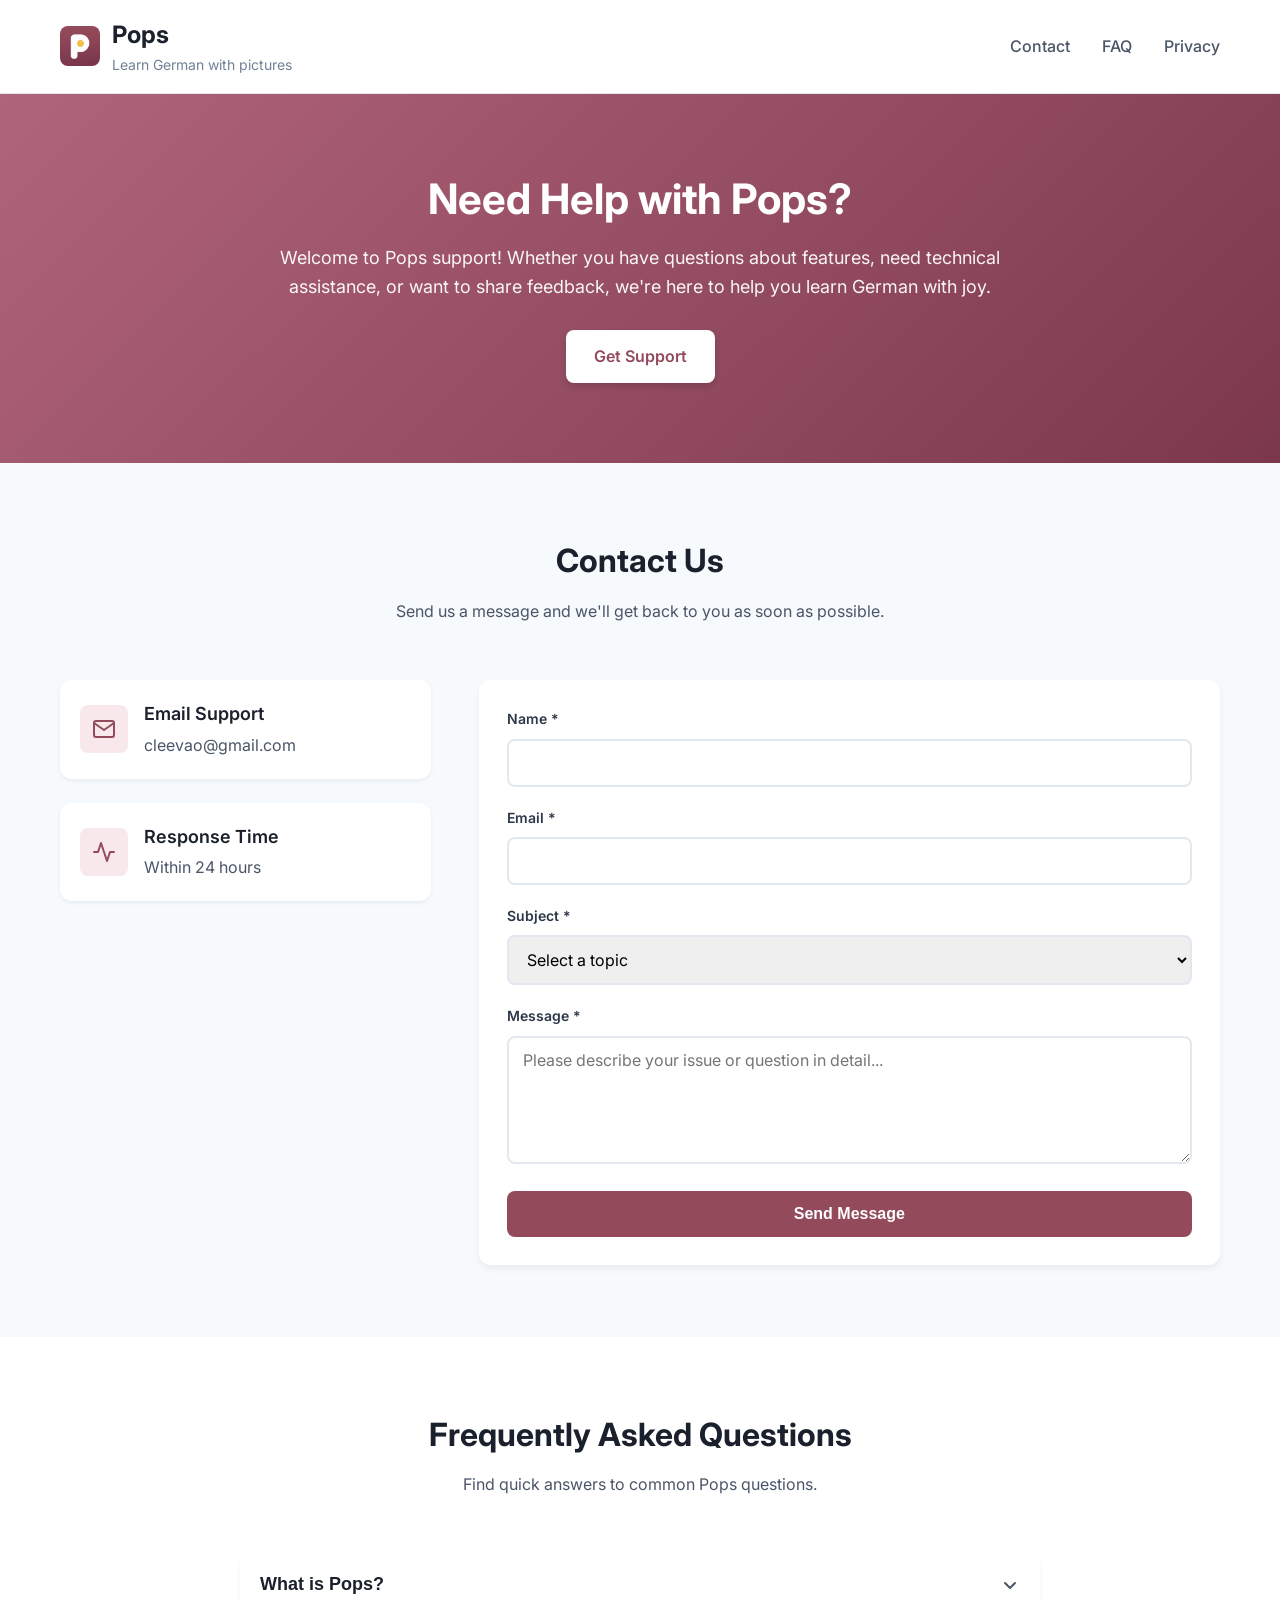
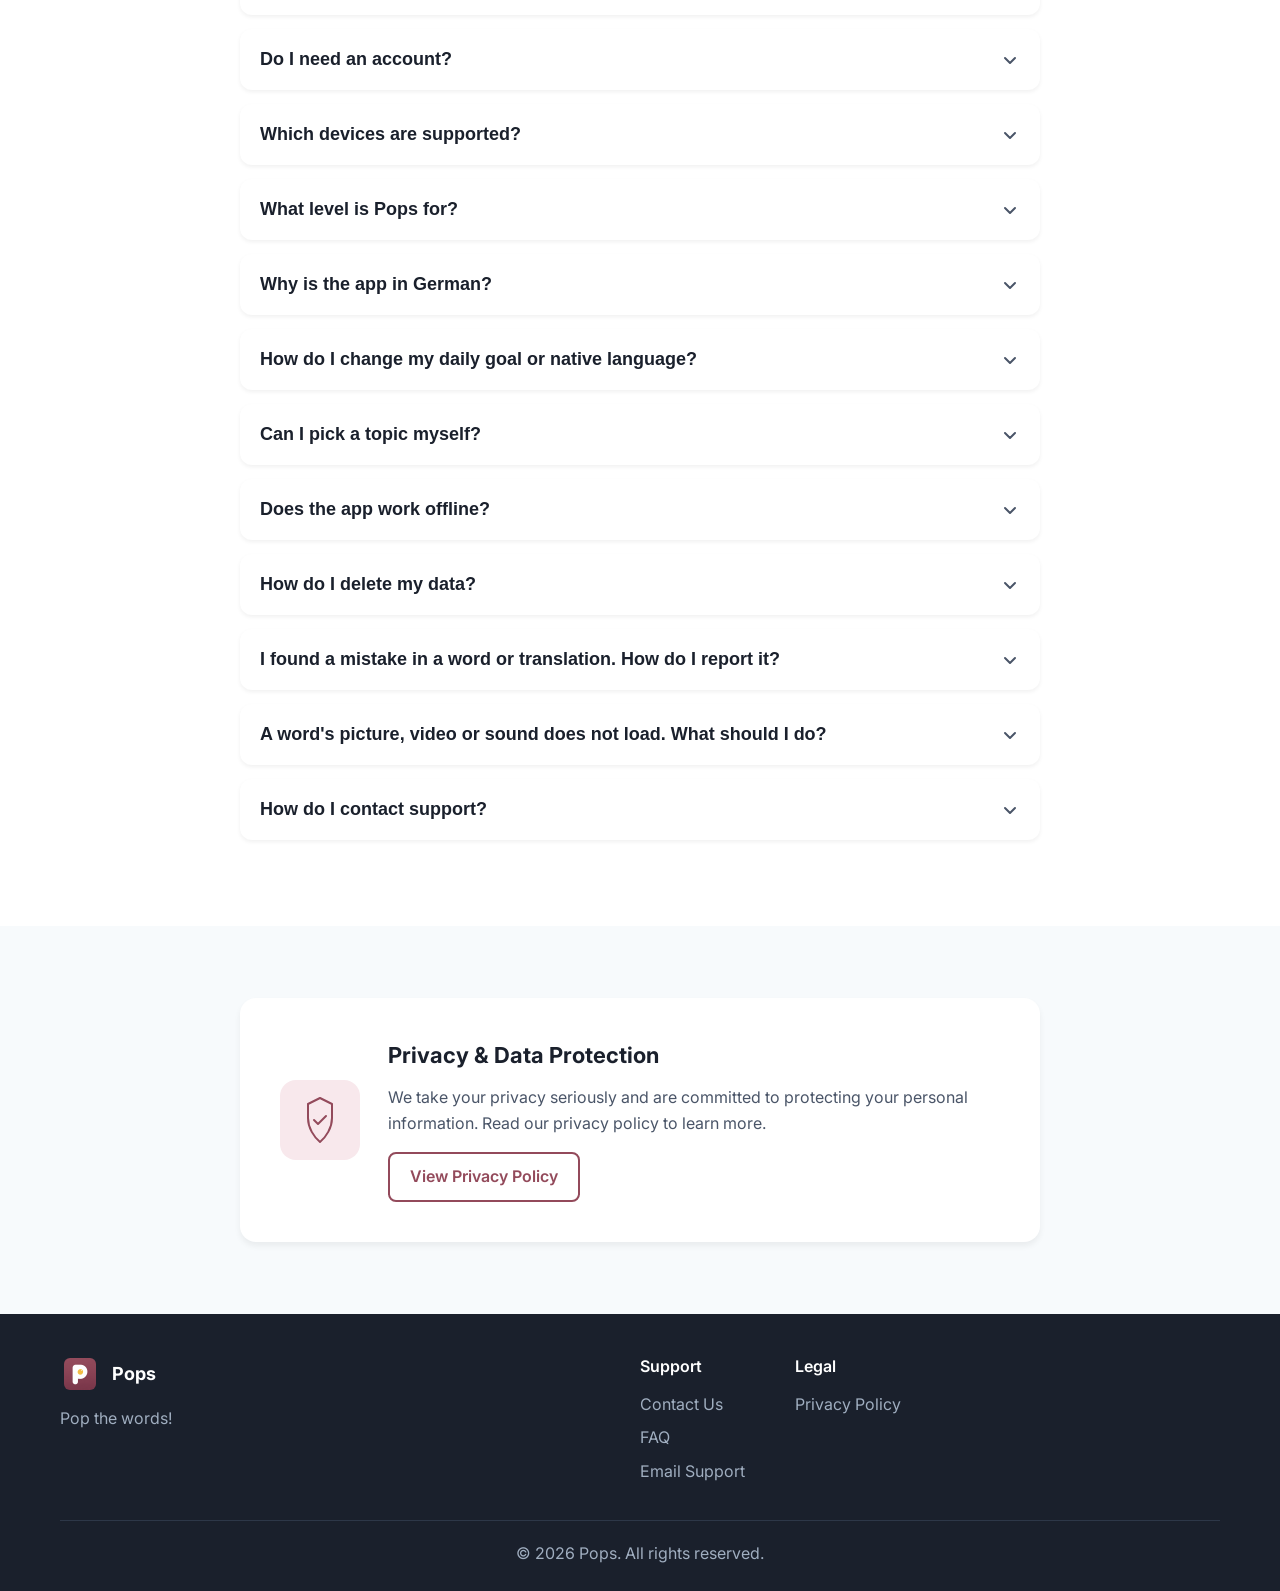
<file: index.html>
<!DOCTYPE html>
<html lang="en">
  <head>
    <meta charset="UTF-8" />
    <meta name="viewport" content="width=device-width, initial-scale=1.0" />
    <title>Pops Support</title>
    <link rel="stylesheet" href="styles.css" />
    <link href="https://fonts.googleapis.com/css2?family=Inter:wght@400;500;600;700&display=swap" rel="stylesheet" />
  </head>
  <body>
    <!-- Header -->
    <header class="header">
      <div class="container">
        <div class="header-content">
          <div class="logo-section">
            <div class="logo-placeholder">
              <img src="assets/Icon.png" alt="Pops Logo" width="40" height="40" style="border-radius: 8px" />
            </div>
            <div class="app-info">
              <h1 class="app-name">Pops</h1>
              <p class="app-subtitle">Learn German with pictures</p>
            </div>
          </div>
          <nav class="nav">
            <a href="#contact" class="nav-link">Contact</a>
            <a href="#faq" class="nav-link">FAQ</a>
            <a href="#privacy" class="nav-link">Privacy</a>
          </nav>
        </div>
      </div>
    </header>

    <!-- Main Content -->
    <main class="main">
      <!-- Hero Section -->
      <section class="hero">
        <div class="container">
          <div class="hero-content">
            <h2 class="hero-title">Need Help with Pops?</h2>
            <p class="hero-description">
              Welcome to Pops support! Whether you have questions about features,
              need technical assistance, or want to share feedback, we're here to help
              you learn German with joy.
            </p>
            <a href="#contact" class="cta-button">Get Support</a>
          </div>
        </div>
      </section>

      <!-- Contact Section -->
      <section id="contact" class="contact-section">
        <div class="container">
          <div class="section-header">
            <h3 class="section-title">Contact Us</h3>
            <p class="section-description">Send us a message and we'll get back to you as soon as possible.</p>
          </div>

          <div class="contact-content">
            <div class="contact-methods">
              <div class="contact-method">
                <div class="contact-icon">
                  <svg width="24" height="24" viewBox="0 0 24 24" fill="none">
                    <path d="M4 4H20C21.1 4 22 4.9 22 6V18C22 19.1 21.1 20 20 20H4C2.9 20 2 19.1 2 18V6C2 4.9 2.9 4 4 4Z" stroke="currentColor" stroke-width="2" stroke-linecap="round" stroke-linejoin="round"/>
                    <polyline points="22,6 12,13 2,6" stroke="currentColor" stroke-width="2" stroke-linecap="round" stroke-linejoin="round"/>
                  </svg>
                </div>
                <div>
                  <h4>Email Support</h4>
                  <p>cleevao@gmail.com</p>
                </div>
              </div>
              <div class="contact-method">
                <div class="contact-icon">
                  <svg width="24" height="24" viewBox="0 0 24 24" fill="none">
                    <path d="M22 12H18L15 21L9 3L6 12H2" stroke="currentColor" stroke-width="2" stroke-linecap="round" stroke-linejoin="round"/>
                  </svg>
                </div>
                <div>
                  <h4>Response Time</h4>
                  <p>Within 24 hours</p>
                </div>
              </div>
            </div>

            <form class="contact-form" id="contactForm" action="https://api.web3forms.com/submit" method="POST" novalidate>
              <input type="hidden" name="access_key" value="829bad0e-a2cb-4dfb-a0a7-a6daef7ab15f" />
              <input type="hidden" name="subject" value="New Contact Form Submission from Pops Support" />
              <input type="hidden" name="from_name" value="Pops Support Website" />

              <div class="form-group">
                <label for="name">Name *</label>
                <input type="text" id="name" name="name" required />
              </div>

              <div class="form-group">
                <label for="email">Email *</label>
                <input type="email" id="email" name="email" required />
              </div>

              <div class="form-group">
                <label for="topic">Subject *</label>
                <select id="topic" name="topic" required>
                  <option value="">Select a topic</option>
                  <option value="Technical Issue">Technical Issue</option>
                  <option value="Account Problem">Account Problem</option>
                  <option value="Content Mistake">Mistake in a word or translation</option>
                  <option value="Feature Request">Feature Request</option>
                  <option value="General Feedback">General Feedback</option>
                  <option value="Other">Other</option>
                </select>
              </div>

              <div class="form-group">
                <label for="message">Message *</label>
                <textarea id="message" name="message" rows="5" placeholder="Please describe your issue or question in detail..." required></textarea>
              </div>

              <input type="checkbox" name="botcheck" class="hidden" style="display: none" />
              <button type="submit" class="submit-button">Send Message</button>
            </form>
          </div>
        </div>
      </section>

      <!-- FAQ Section -->
      <section id="faq" class="faq-section">
        <div class="container">
          <div class="section-header">
            <h3 class="section-title">Frequently Asked Questions</h3>
            <p class="section-description">Find quick answers to common Pops questions.</p>
          </div>

          <div class="faq-list">
            <div style="text-align: center; padding: 40px; color: #718096">
              <p>Loading FAQ content...</p>
            </div>
          </div>
        </div>
      </section>

      <!-- Privacy Section -->
      <section id="privacy" class="privacy-section">
        <div class="container">
          <div class="privacy-content">
            <div class="privacy-icon">
              <svg width="48" height="48" viewBox="0 0 48 48" fill="none">
                <path d="M24 2L36 8V22C36 32 30 41 24 46C18 41 12 32 12 22V8L24 2Z" stroke="currentColor" stroke-width="2" stroke-linecap="round" stroke-linejoin="round"/>
                <path d="M18 24L22 28L30 20" stroke="currentColor" stroke-width="2" stroke-linecap="round" stroke-linejoin="round"/>
              </svg>
            </div>
            <div class="privacy-text">
              <h3>Privacy & Data Protection</h3>
              <p>
                We take your privacy seriously and are committed to protecting your personal information.
                Read our privacy policy to learn more.
              </p>
              <a href="privacy-policy.html" class="privacy-link">View Privacy Policy</a>
            </div>
          </div>
        </div>
      </section>
    </main>

    <!-- Footer -->
    <footer class="footer">
      <div class="container">
        <div class="footer-content">
          <div class="footer-section">
            <div class="footer-logo">
              <div class="logo-placeholder">
                <img src="assets/Icon.png" alt="Pops Logo" width="32" height="32" style="border-radius: 6px" />
              </div>
              <span>Pops</span>
            </div>
            <p>Pop the words!</p>
          </div>

          <div class="footer-links">
            <div class="footer-column">
              <h4>Support</h4>
              <a href="#contact">Contact Us</a>
              <a href="#faq">FAQ</a>
              <a href="mailto:cleevao@gmail.com">Email Support</a>
            </div>

            <div class="footer-column">
              <h4>Legal</h4>
              <a href="privacy-policy.html">Privacy Policy</a>
            </div>
          </div>
        </div>

        <div class="footer-bottom">
          <p>&copy; 2026 Pops. All rights reserved.</p>
        </div>
      </div>
    </footer>

    <script src="script.js"></script>
    <script src="faq-loader.js"></script>
  </body>
</html>
</file>
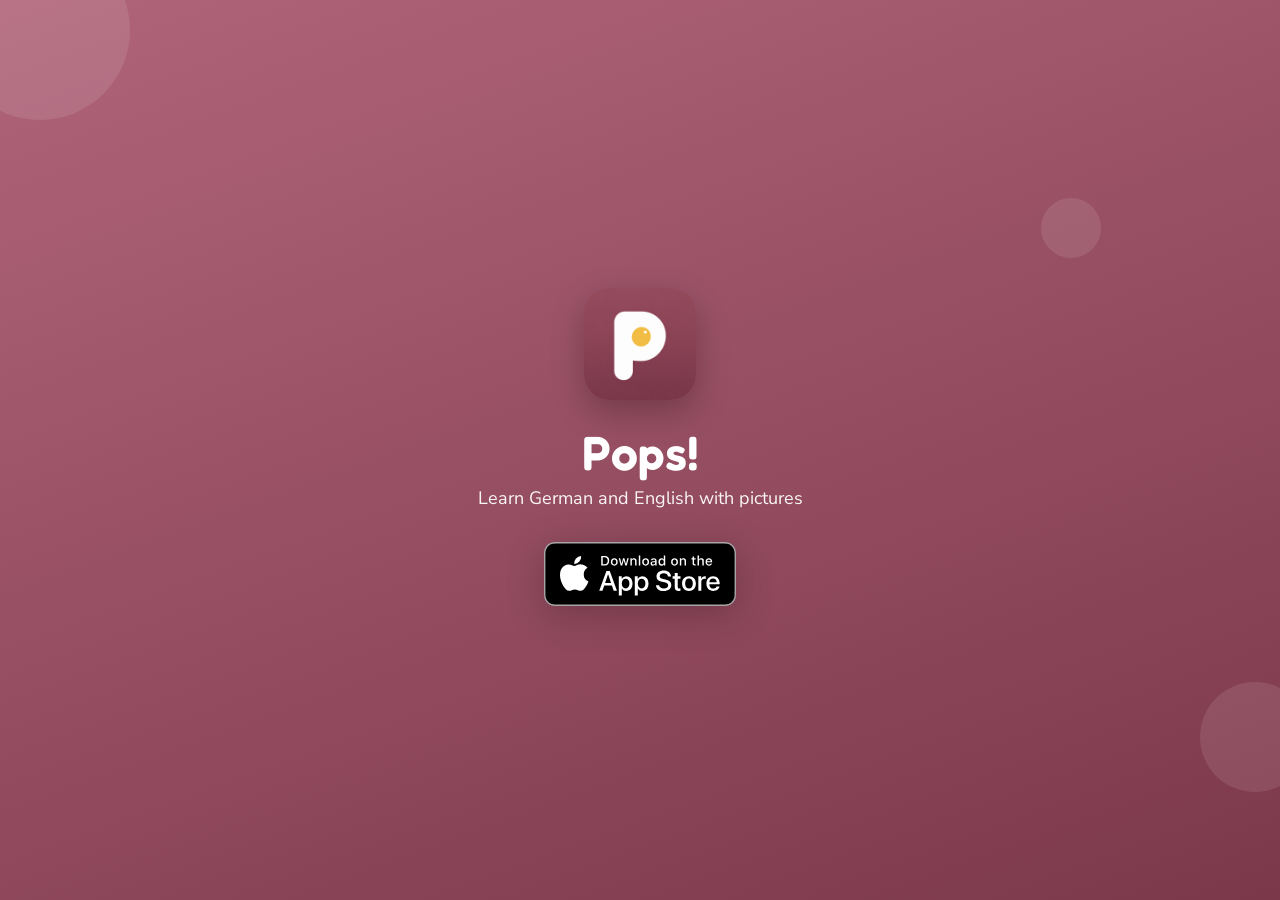
<file: app/index.html>
<!DOCTYPE html>
<html lang="en">
  <head>
    <meta charset="UTF-8" />
    <meta name="viewport" content="width=device-width, initial-scale=1.0, viewport-fit=cover" />
    <title>Pops – Download</title>
    <meta name="description" content="Pops: learn German and English with pictures. Download on the App Store." />
    <meta name="apple-itunes-app" content="app-id=6819862034" />
    <meta property="og:title" content="Pops: English & German" />
    <meta property="og:description" content="Learn German and English with pictures." />
    <meta property="og:image" content="https://cleevao.github.io/pops-support/assets/Icon.png" />
    <meta property="og:url" content="https://cleevao.github.io/pops-support/app/" />
    <meta name="theme-color" content="#934a5b" />
    <link rel="icon" href="../assets/Icon.png" />
    <link rel="apple-touch-icon" href="../assets/Icon.png" />
    <link rel="preconnect" href="https://fonts.googleapis.com" />
    <link rel="preconnect" href="https://fonts.gstatic.com" crossorigin />
    <link href="https://fonts.googleapis.com/css2?family=Fredoka:wght@600&family=Nunito+Sans:wght@400;700&display=swap" rel="stylesheet" />
    <style>
      :root {
        --rose: #b0647a;
        --rose-deep: #7c384b;
        --ink: #2a1a20;
        --white: #ffffff;
      }
      * { margin: 0; padding: 0; box-sizing: border-box; }
      html, body { height: 100%; }
      body {
        font-family: "Nunito Sans", -apple-system, BlinkMacSystemFont, "Segoe UI", Helvetica, Arial, sans-serif;
        color: var(--white);
        background: linear-gradient(160deg, var(--rose) 0%, var(--rose-deep) 100%);
        background-color: var(--rose-deep);
        min-height: 100%;
        display: flex;
        flex-direction: column;
        align-items: center;
        justify-content: center;
        padding: 32px 16px calc(32px + env(safe-area-inset-bottom));
        text-align: center;
        overflow-x: hidden;
      }
      .bubble { position: fixed; border-radius: 50%; background: rgba(255,255,255,.10); pointer-events: none; }
      .b1 { width: 180px; height: 180px; top: -60px; left: -50px; }
      .b2 { width: 110px; height: 110px; bottom: 12%; right: -30px; }
      .b3 { width: 60px; height: 60px; top: 22%; right: 14%; }
      main { position: relative; width: 100%; max-width: 380px; }
      .icon { width: 112px; height: 112px; border-radius: 26px; box-shadow: 0 12px 32px rgba(0,0,0,.25); }
      h1 { font-family: "Fredoka", sans-serif; font-weight: 600; font-size: 48px; line-height: 1; margin: 22px 0 10px; }
      .tagline { font-size: 18px; opacity: .95; margin-bottom: 32px; }
      .store { display: inline-block; border-radius: 14px; transition: transform .15s; -webkit-tap-highlight-color: transparent; }
      .store:active { transform: scale(.96); }
      .store img { display: block; height: 64px; width: auto; filter: drop-shadow(0 8px 18px rgba(0,0,0,.22)); }
      .alt { display: inline-block; margin-top: 16px; color: var(--white); opacity: .85; font-size: 15px; }
      .note {
        margin-top: 28px; padding: 16px 18px; border-radius: 18px;
        background: rgba(255,255,255,.16); font-size: 15px; line-height: 1.45;
      }
      .note strong { font-weight: 700; }
      .hidden { display: none; }
    </style>
  </head>
  <body>
    <div class="bubble b1"></div>
    <div class="bubble b2"></div>
    <div class="bubble b3"></div>

    <main>
      <img class="icon" src="../assets/Icon.png" alt="Pops" width="112" height="112" />
      <h1>Pops!</h1>
      <p class="tagline" id="tagline">Learn German and English with pictures</p>

      <a class="store" id="store" href="https://apps.apple.com/app/id6819862034">
        <img id="badge" src="../assets/badges/app-store-en-us.svg" alt="Download on the App Store" height="64" />
      </a>
      <br /><a class="alt hidden" id="alt" href="https://apps.apple.com/app/id6819862034">Open the App Store page</a>

      <p class="note hidden" id="android"></p>
    </main>

    <script>
      (function () {
        var APP_ID = "6819862034";
        // App Store Connect campaign link: set PT (provider token, App Store Connect →
        // Analytics → Acquisition → Campaigns) to see visits and downloads per campaign there.
        var PT = "";
        var params = new URLSearchParams(location.search);
        var SRC = (params.get("src") || "instagram").replace(/[^a-z0-9_-]/gi, "").slice(0, 40) || "instagram";
        var CAMPAIGN = PT ? "?pt=" + PT + "&ct=" + SRC + "&mt=8" : "";
        var HTTPS = "https://apps.apple.com/app/id" + APP_ID + CAMPAIGN;
        var NATIVE = "itms-apps://apps.apple.com/app/id" + APP_ID + CAMPAIGN;

        // Counting: PostHog's public project key (write-only, made to be public).
        // No cookies, no storage: a random id per page load, no person profiles.
        var PH_KEY = "phc_xmx64T6gJRhp4B3bFgfhVQsqgB6bBWZyZnf2jtSmJ4QK";
        var PH_URL = "https://us.i.posthog.com/i/v0/e/";
        var visitId = "landing-" + Math.random().toString(36).slice(2) + Date.now().toString(36);
        var base = {};

        // The owner's own devices: open the page once with ?owner=1 (per browser: Safari and
        // Instagram's browser each once) and every later visit there carries is_owner: true.
        // ?owner=0 removes the mark.
        var isOwner = false;
        try {
          if (params.get("owner") === "1") localStorage.setItem("pops_owner", "1");
          if (params.get("owner") === "0") localStorage.removeItem("pops_owner");
          isOwner = localStorage.getItem("pops_owner") === "1";
        } catch (e) {}
        function track(event, extra) {
          var props = { $process_person_profile: false, $lib: "pops-landing", $current_url: location.href, $referrer: document.referrer || "$direct" };
          for (var k in base) props[k] = base[k];
          for (var k2 in extra || {}) props[k2] = extra[k2];
          var body = JSON.stringify({ api_key: PH_KEY, event: event, distinct_id: visitId, properties: props });
          try {
            fetch(PH_URL, { method: "POST", body: body, keepalive: true, headers: { "Content-Type": "text/plain" } }).catch(function () {});
          } catch (e) {}
        }

        var T = {
          en: {
            badge: "en-us",
            tagline: "Learn German and English with pictures",
            store: "Download on the App Store",
            alt: "Open the App Store page",
            android: "Pops is <strong>iPhone only</strong> for now."
          },
          tr: {
            badge: "tr-tr",
            tagline: "Resimlerle Almanca ve İngilizce öğren",
            store: "App Store'dan indir",
            alt: "App Store sayfasını aç",
            android: "Pops şimdilik <strong>sadece iPhone</strong>'da."
          },
          de: {
            badge: "de-de",
            tagline: "Deutsch und Englisch lernen mit Bildern",
            store: "Im App Store laden",
            alt: "App-Store-Seite öffnen",
            android: "Pops gibt es vorerst <strong>nur fürs iPhone</strong>."
          }
        };

        var langs = (navigator.languages || [navigator.language || "en"]).map(function (l) { return String(l).slice(0, 2).toLowerCase(); });
        var lang = "en";
        for (var i = 0; i < langs.length; i++) { if (T[langs[i]]) { lang = langs[i]; break; } }
        var t = T[lang];
        document.documentElement.lang = lang;

        var ua = navigator.userAgent || "";
        var isIOS = /iPhone|iPad|iPod/.test(ua) || (/Macintosh/.test(ua) && navigator.maxTouchPoints > 1);
        var isAndroid = /Android/i.test(ua);
        var inApp = /Instagram|FBAN|FBAV|FB_IAB|FBIOS|musical_ly|BytedanceWebview|TikTok|Snapchat|LinkedInApp|Line\//i.test(ua);

        var $ = function (id) { return document.getElementById(id); };
        $("tagline").textContent = t.tagline;
        $("badge").src = "../assets/badges/app-store-" + t.badge + ".svg";
        $("badge").alt = t.store;
        $("alt").textContent = t.alt;
        $("android").innerHTML = t.android;

        var store = $("store");
        store.href = HTTPS;
        $("alt").href = HTTPS;

        var inAppName = /Instagram/i.test(ua) ? "instagram" : /FBAN|FBAV|FB_IAB|FBIOS/i.test(ua) ? "facebook"
          : /musical_ly|BytedanceWebview|TikTok/i.test(ua) ? "tiktok" : inApp ? "other" : "none";
        base = {
          src: SRC,
          is_owner: isOwner,
          device_language: navigator.language || "",
          device_languages: (navigator.languages || []).join(","),
          page_language: lang,
          platform: isIOS ? "ios" : isAndroid ? "android" : "desktop",
          in_app_browser: inAppName,
          screen_width: window.screen && screen.width
        };
        track("landing_view");
        store.addEventListener("click", function () { track("landing_store_tap", { button: "badge" }); });
        $("alt").addEventListener("click", function () { track("landing_store_tap", { button: "link" }); });

        if (isAndroid) {
          $("android").classList.remove("hidden");
          store.classList.add("hidden");
          return;
        }

        if (!isIOS) return; // desktop: plain https link

        // iPhone: the App Store app's own scheme gets past in-app browsers more often than https.
        store.href = NATIVE;
        $("alt").classList.remove("hidden");

        // In an in-app browser (Instagram, Facebook, …) App Store links open the app's own
        // store sheet, which fails ("Cannot Connect to iTunes Store"). So the badge hands the
        // App Store page to Safari instead (x-safari-https, iOS 17+), then Instagram's own
        // "open in external browser" link.
        if (inApp) {
          store.href = "x-safari-" + HTTPS;
          $("alt").classList.add("hidden");
        }

        store.addEventListener("click", function () {
          var method = inApp ? "x-safari" : "itms-apps";
          var left = false;
          var onHide = function () {
            if (!document.hidden || left) return;
            left = true;
            track("landing_store_opened", { method: method });
          };
          document.addEventListener("visibilitychange", onHide);
          window.addEventListener("pagehide", onHide);
          if (/Instagram/i.test(ua)) {
            setTimeout(function () {
              if (left) return;
              method = "instagram-extbrowser";
              location.href = "instagram://extbrowser/?url=" + encodeURIComponent(HTTPS);
            }, 1500);
          }
          setTimeout(function () {
            document.removeEventListener("visibilitychange", onHide);
            window.removeEventListener("pagehide", onHide);
            if (left) return;
            track("landing_store_failed", { method: method });
          }, inApp ? 8000 : 3000);
        });
      })();
    </script>
  </body>
</file>
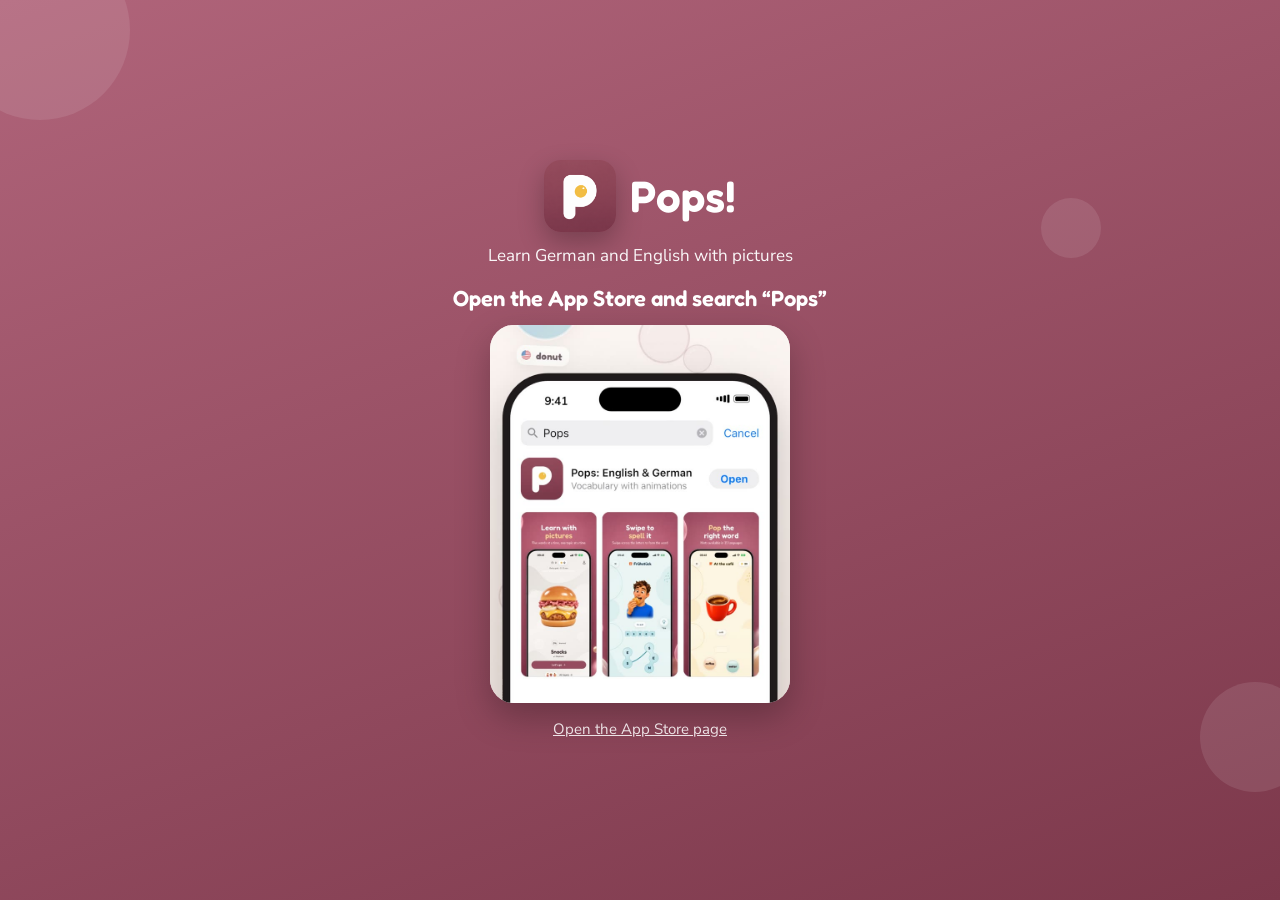
<file: tiktok/index.html>
<!DOCTYPE html>
<html lang="en">
  <head>
    <meta charset="UTF-8" />
    <meta name="viewport" content="width=device-width, initial-scale=1.0, viewport-fit=cover" />
    <title>Pops – Download</title>
    <meta name="description" content="Pops: learn German and English with pictures. Search “Pops” on the App Store." />
    <meta name="apple-itunes-app" content="app-id=6819862034" />
    <meta property="og:title" content="Pops: English & German" />
    <meta property="og:description" content="Learn German and English with pictures." />
    <meta property="og:image" content="https://cleevao.github.io/pops-support/assets/Icon.png" />
    <meta property="og:url" content="https://cleevao.github.io/pops-support/tiktok/" />
    <meta name="theme-color" content="#934a5b" />
    <link rel="icon" href="../assets/Icon.png" />
    <link rel="apple-touch-icon" href="../assets/Icon.png" />
    <link rel="preconnect" href="https://fonts.googleapis.com" />
    <link rel="preconnect" href="https://fonts.gstatic.com" crossorigin />
    <link href="https://fonts.googleapis.com/css2?family=Fredoka:wght@600&family=Nunito+Sans:wght@400;700&display=swap" rel="stylesheet" />
    <style>
      :root {
        --rose: #b0647a;
        --rose-deep: #7c384b;
        --white: #ffffff;
      }
      * { margin: 0; padding: 0; box-sizing: border-box; }
      html, body { min-height: 100%; }
      body {
        font-family: "Nunito Sans", -apple-system, BlinkMacSystemFont, "Segoe UI", Helvetica, Arial, sans-serif;
        color: var(--white);
        background: linear-gradient(160deg, var(--rose) 0%, var(--rose-deep) 100%);
        background-color: var(--rose-deep);
        min-height: 100vh;
        display: flex;
        flex-direction: column;
        align-items: center;
        justify-content: center;
        padding: 28px 16px calc(28px + env(safe-area-inset-bottom));
        text-align: center;
        overflow-x: hidden;
      }
      .bubble { position: fixed; border-radius: 50%; background: rgba(255,255,255,.10); pointer-events: none; }
      .b1 { width: 180px; height: 180px; top: -60px; left: -50px; }
      .b2 { width: 110px; height: 110px; bottom: 12%; right: -30px; }
      .b3 { width: 60px; height: 60px; top: 22%; right: 14%; }
      main { position: relative; width: 100%; max-width: 380px; }
      .head { display: flex; align-items: center; justify-content: center; gap: 14px; }
      .icon { width: 72px; height: 72px; border-radius: 17px; box-shadow: 0 10px 26px rgba(0,0,0,.25); }
      h1 { font-family: "Fredoka", sans-serif; font-weight: 600; font-size: 44px; line-height: 1; }
      .tagline { font-size: 17px; opacity: .95; margin: 12px 0 18px; }
      .howto { font-family: "Fredoka", sans-serif; font-weight: 600; font-size: 22px; line-height: 1.2; margin-bottom: 14px; }
      .video {
        display: block; margin: 0 auto;
        width: min(100%, 300px, calc((100vh - 290px) * 0.794));
        aspect-ratio: 720 / 906;
        border-radius: 24px; overflow: hidden;
        background: #f6eeee;
        box-shadow: 0 14px 34px rgba(0,0,0,.25);
      }
      .video video { display: block; width: 100%; height: 100%; object-fit: cover; }
      .alt { display: inline-block; margin-top: 16px; color: var(--white); opacity: .85; font-size: 15px; }
      .note { margin-top: 18px; padding: 14px 16px; border-radius: 18px; background: rgba(255,255,255,.16); font-size: 15px; line-height: 1.45; }
      .hidden { display: none; }
    </style>
  </head>
  <body>
    <div class="bubble b1"></div>
    <div class="bubble b2"></div>
    <div class="bubble b3"></div>

    <main>
      <div class="head">
        <img class="icon" src="../assets/Icon.png" alt="Pops" width="72" height="72" />
        <h1>Pops!</h1>
      </div>
      <p class="tagline" id="tagline">Learn German and English with pictures</p>

      <p class="howto" id="howto">Open the App Store and search “Pops”</p>
      <div class="video">
        <video id="video" autoplay muted loop playsinline preload="auto" poster="search_en.jpg" aria-label="Searching Pops on the App Store">
          <source id="videoSrc" src="search_en.mp4" type="video/mp4" />
        </video>
      </div>

      <a class="alt hidden" id="alt" href="https://apps.apple.com/app/id6819862034">Open the App Store page</a>
      <p class="note hidden" id="android"></p>
    </main>

    <script>
      (function () {
        // The TikTok bio page: TikTok's in-app browser lets no link reach the App Store
        // (x-safari, itms-apps and https all fail), so instead of a button this page shows
        // how to find Pops by searching the App Store. The Instagram page is ../app/.
        var APP_ID = "6819862034";
        var params = new URLSearchParams(location.search);
        var SRC = (params.get("src") || "tiktok").replace(/[^a-z0-9_-]/gi, "").slice(0, 40) || "tiktok";
        var HTTPS = "https://apps.apple.com/app/id" + APP_ID;

        // Counting: PostHog's public project key (write-only, made to be public).
        // No cookies: a random id per page load, no person profiles.
        var PH_KEY = "phc_xmx64T6gJRhp4B3bFgfhVQsqgB6bBWZyZnf2jtSmJ4QK";
        var PH_URL = "https://us.i.posthog.com/i/v0/e/";
        var visitId = "landing-" + Math.random().toString(36).slice(2) + Date.now().toString(36);
        var base = {};

        // The owner's own devices: open the page once with ?owner=1 (per browser) and every
        // later visit there carries is_owner: true. ?owner=0 removes the mark.
        var isOwner = false;
        try {
          if (params.get("owner") === "1") localStorage.setItem("pops_owner", "1");
          if (params.get("owner") === "0") localStorage.removeItem("pops_owner");
          isOwner = localStorage.getItem("pops_owner") === "1";
        } catch (e) {}
        function track(event, extra) {
          var props = { $process_person_profile: false, $lib: "pops-landing", $current_url: location.href, $referrer: document.referrer || "$direct" };
          for (var k in base) props[k] = base[k];
          for (var k2 in extra || {}) props[k2] = extra[k2];
          var body = JSON.stringify({ api_key: PH_KEY, event: event, distinct_id: visitId, properties: props });
          try {
            fetch(PH_URL, { method: "POST", body: body, keepalive: true, headers: { "Content-Type": "text/plain" } }).catch(function () {});
          } catch (e) {}
        }

        // Videos exist in English and German; Turkish shows the English one (the search is "Pops" in both).
        var T = {
          en: {
            video: "en",
            tagline: "Learn German and English with pictures",
            howto: "Open the App Store and search “Pops”",
            alt: "Open the App Store page",
            android: "Pops is <strong>iPhone only</strong> for now."
          },
          tr: {
            video: "en",
            tagline: "Resimlerle Almanca ve İngilizce öğren",
            howto: "App Store'u aç ve “Pops” ara",
            alt: "App Store sayfasını aç",
            android: "Pops şimdilik <strong>sadece iPhone</strong>'da."
          },
          de: {
            video: "de",
            tagline: "Deutsch und Englisch lernen mit Bildern",
            howto: "Öffne den App Store und suche „Pops“",
            alt: "App-Store-Seite öffnen",
            android: "Pops gibt es vorerst <strong>nur fürs iPhone</strong>."
          }
        };

        var langs = (navigator.languages || [navigator.language || "en"]).map(function (l) { return String(l).slice(0, 2).toLowerCase(); });
        var lang = "en";
        for (var i = 0; i < langs.length; i++) { if (T[langs[i]]) { lang = langs[i]; break; } }
        var t = T[lang];
        document.documentElement.lang = lang;

        var $ = function (id) { return document.getElementById(id); };
        $("tagline").textContent = t.tagline;
        $("howto").textContent = t.howto;
        $("alt").textContent = t.alt;
        $("alt").href = HTTPS;
        $("android").innerHTML = t.android;
        if (t.video !== "en") {
          var video = $("video");
          video.poster = "search_" + t.video + ".jpg";
          $("videoSrc").src = "search_" + t.video + ".mp4";
          video.load();
          video.play && video.play().catch(function () {});
        }

        var ua = navigator.userAgent || "";
        var isIOS = /iPhone|iPad|iPod/.test(ua) || (/Macintosh/.test(ua) && navigator.maxTouchPoints > 1);
        var isAndroid = /Android/i.test(ua);
        var inApp = /Instagram|FBAN|FBAV|FB_IAB|FBIOS|musical_ly|BytedanceWebview|TikTok|Snapchat|LinkedInApp|Line\//i.test(ua);
        var inAppName = /Instagram/i.test(ua) ? "instagram" : /FBAN|FBAV|FB_IAB|FBIOS/i.test(ua) ? "facebook"
          : /musical_ly|BytedanceWebview|TikTok/i.test(ua) ? "tiktok" : inApp ? "other" : "none";
        base = {
          src: SRC,
          page: "tiktok",
          is_owner: isOwner,
          device_language: navigator.language || "",
          device_languages: (navigator.languages || []).join(","),
          page_language: lang,
          platform: isIOS ? "ios" : isAndroid ? "android" : "desktop",
          in_app_browser: inAppName,
          screen_width: window.screen && screen.width
        };
        track("landing_view");

        if (isAndroid) { $("android").classList.remove("hidden"); return; }

        // Outside an in-app browser (Safari, desktop) the plain App Store link works too.
        if (!inApp) {
          $("alt").classList.remove("hidden");
          $("alt").addEventListener("click", function () { track("landing_store_tap", { button: "link" }); });
        }
      })();
    </script>
  </body>
</html>
</file>
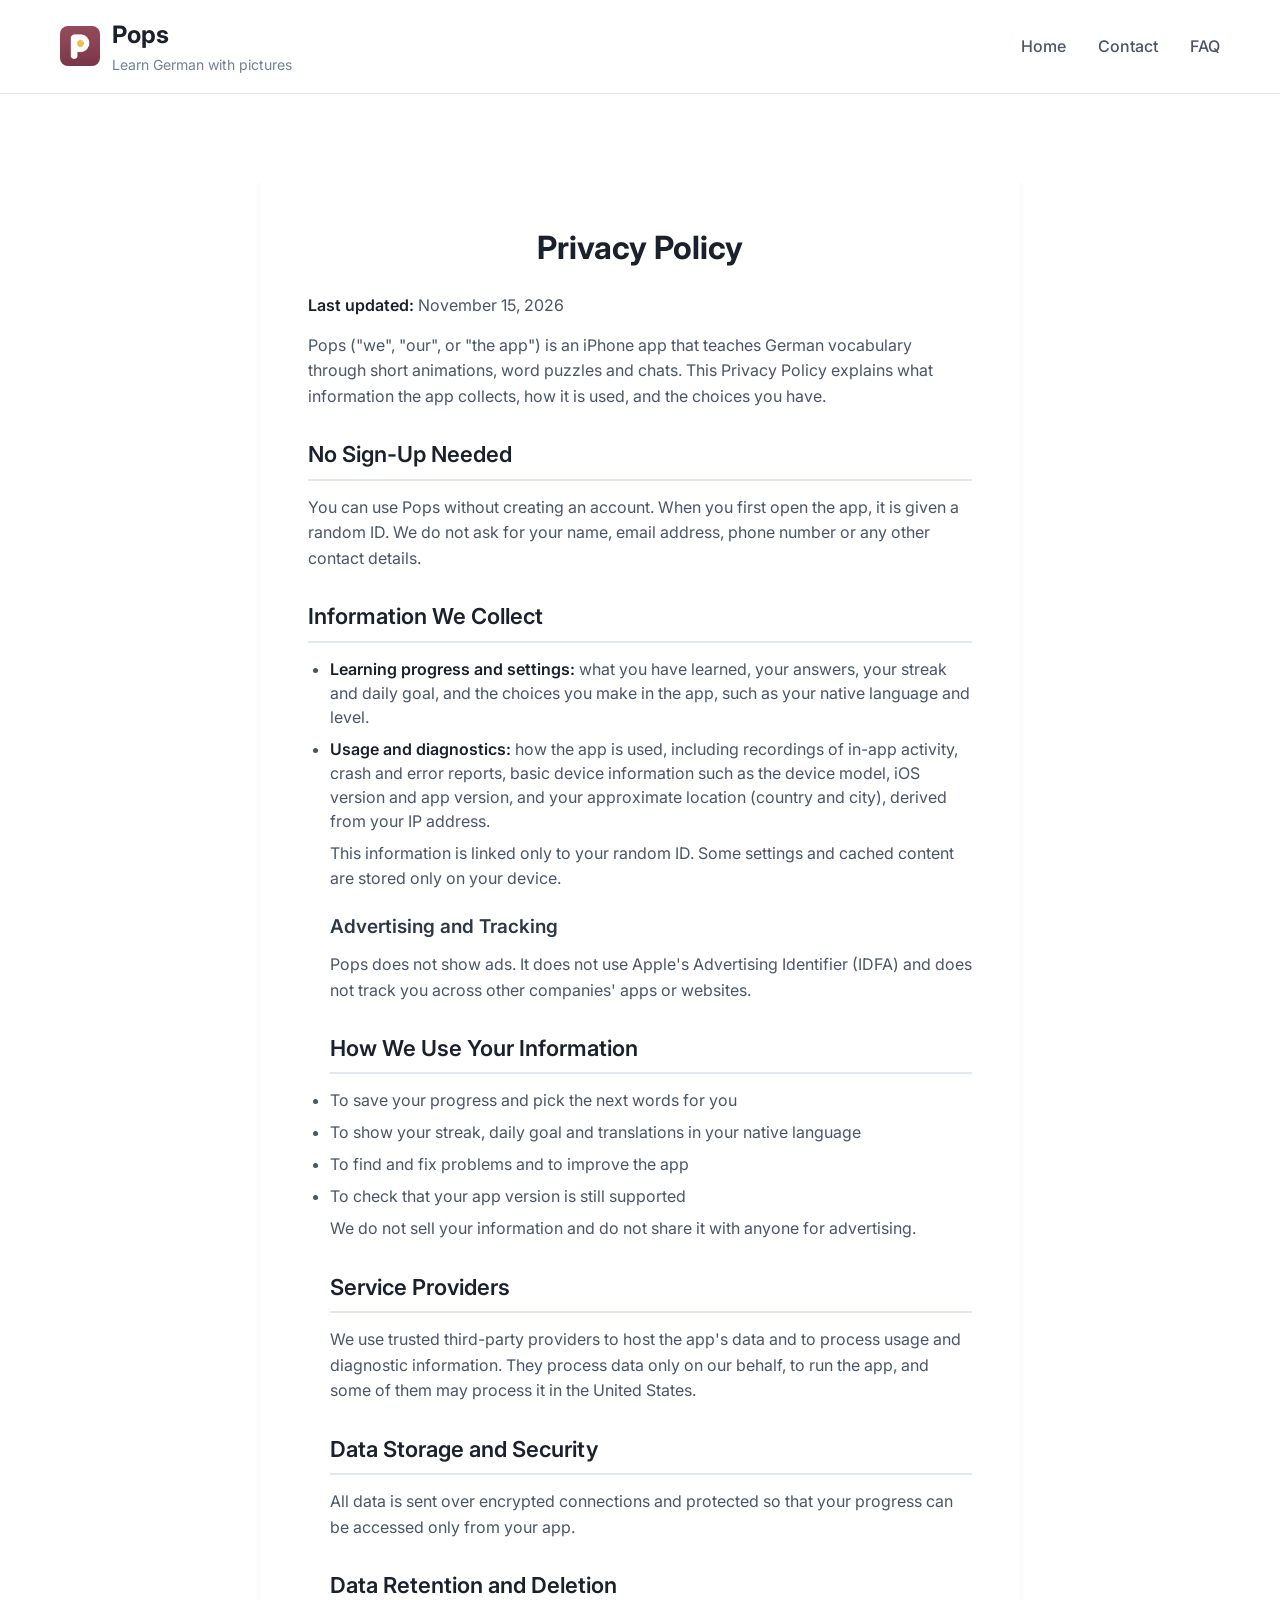
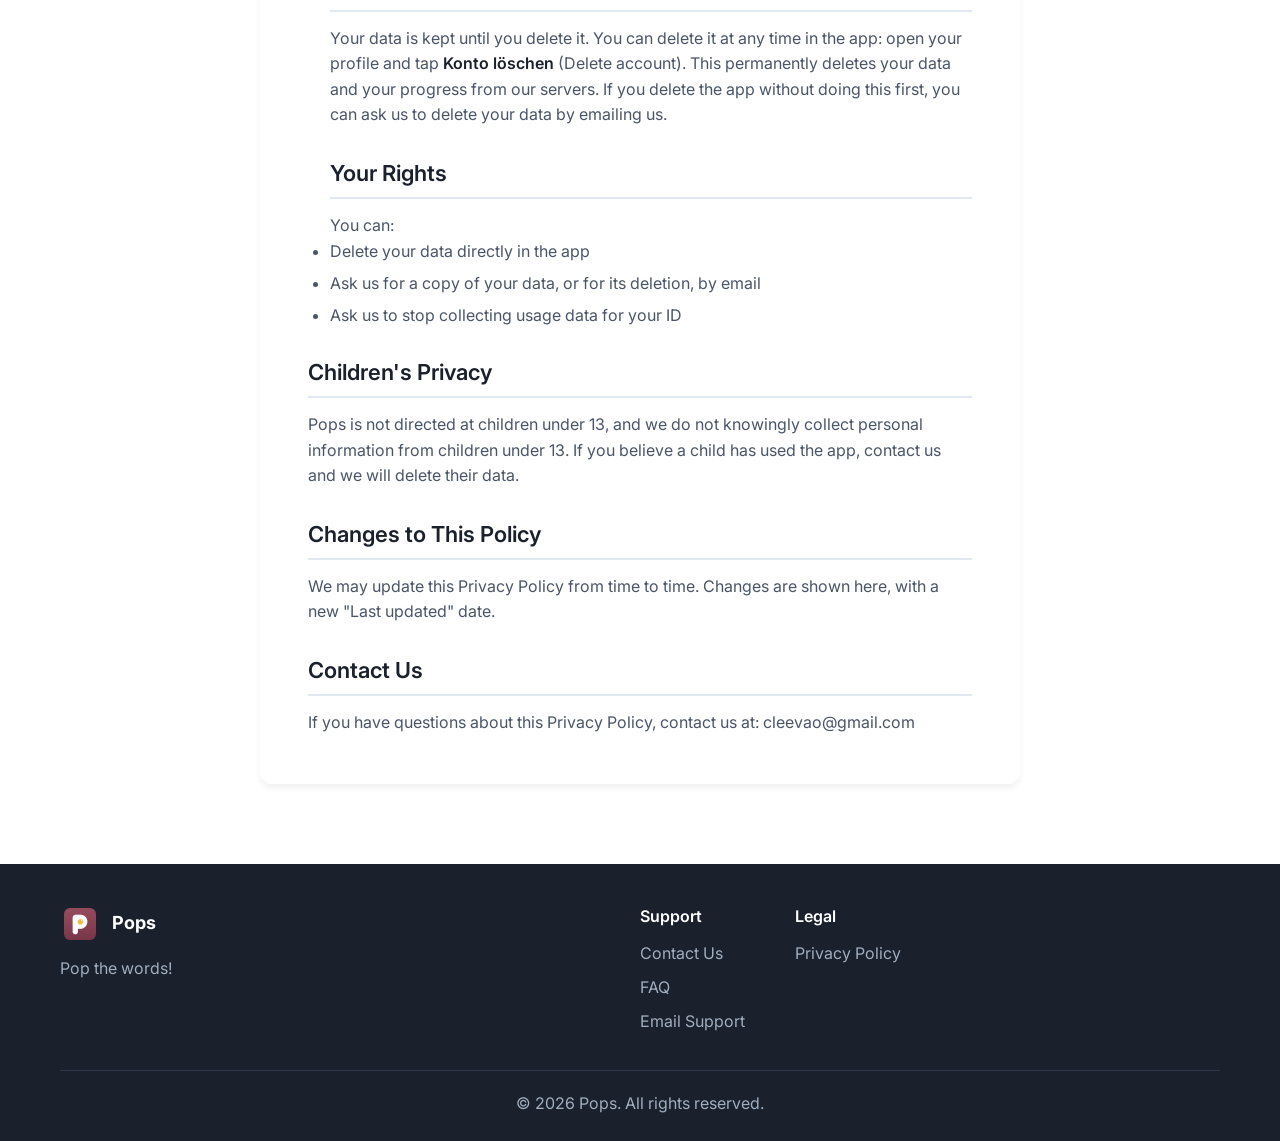
<file: privacy-policy.html>
<!DOCTYPE html>
<html lang="en">
  <head>
    <meta charset="UTF-8" />
    <meta name="viewport" content="width=device-width, initial-scale=1.0" />
    <title>Privacy Policy - Pops</title>
    <link rel="stylesheet" href="styles.css" />
    <link href="https://fonts.googleapis.com/css2?family=Inter:wght@400;500;600;700&display=swap" rel="stylesheet" />
  </head>
  <body>
    <!-- Header -->
    <header class="header">
      <div class="container">
        <div class="header-content">
          <div class="logo-section">
            <div class="logo-placeholder">
              <img src="assets/Icon.png" alt="Pops Logo" width="40" height="40" style="border-radius: 8px" />
            </div>
            <div class="app-info">
              <h1 class="app-name">Pops</h1>
              <p class="app-subtitle">Learn German with pictures</p>
            </div>
          </div>
          <nav class="nav">
            <a href="index.html">Home</a>
            <a href="index.html#contact">Contact</a>
            <a href="index.html#faq">FAQ</a>
          </nav>
        </div>
      </div>
    </header>

    <!-- Main Content -->
    <main class="main">
      <div class="container" style="max-width: 800px; padding: 80px 20px">
        <div class="privacy-content-container" style="background: white; padding: 48px; border-radius: 12px; box-shadow: 0 4px 6px rgba(0,0,0,0.06); color: #4a5568; line-height: 1.6;">
          <div style="text-align: center; padding: 40px; color: #718096;">
            <p>Loading privacy policy content...</p>
          </div>
        </div>
      </div>
    </main>

    <!-- Footer -->
    <footer class="footer">
      <div class="container">
        <div class="footer-content">
          <div class="footer-section">
            <div class="footer-logo">
              <div class="logo-placeholder">
                <img src="assets/Icon.png" alt="Pops Logo" width="32" height="32" style="border-radius: 6px" />
              </div>
              <span>Pops</span>
            </div>
            <p>Pop the words!</p>
          </div>

          <div class="footer-links">
            <div class="footer-column">
              <h4>Support</h4>
              <a href="index.html#contact">Contact Us</a>
              <a href="index.html#faq">FAQ</a>
              <a href="mailto:cleevao@gmail.com">Email Support</a>
            </div>
            <div class="footer-column">
              <h4>Legal</h4>
              <a href="privacy-policy.html">Privacy Policy</a>
            </div>
          </div>
        </div>
        <div class="footer-bottom">
          <p>&copy; 2026 Pops. All rights reserved.</p>
        </div>
      </div>
    </footer>

    <script src="privacy-loader.js"></script>
  </body>
</html>
</file>
<file: styles.css>
/* Reset & Base */
* { margin: 0; padding: 0; box-sizing: border-box; }
html { scroll-behavior: smooth; }
body { font-family: "Inter", -apple-system, BlinkMacSystemFont, "Segoe UI", Helvetica, Arial, sans-serif; line-height: 1.6; color: #2d3748; background: #fff; }

/* Container */
.container { max-width: 1200px; margin: 0 auto; padding: 0 20px; }

/* Header */
.header { background: #fff; border-bottom: 1px solid #e2e8f0; position: sticky; top: 0; z-index: 100; backdrop-filter: blur(8px); }
.header-content { display: flex; justify-content: space-between; align-items: center; padding: 16px 0; }
.logo-section { display: flex; align-items: center; gap: 12px; }
.logo-placeholder { width: 40px; height: 40px; display: flex; align-items: center; justify-content: center; }
.app-info h1 { font-size: 24px; font-weight: 700; color: #1a202c; }
.app-subtitle { font-size: 14px; color: #718096; }
.nav { display: flex; gap: 32px; }
.nav-link { color: #4a5568; text-decoration: none; font-weight: 500; transition: color .2s; }
.nav-link:hover { color: #934a5b; }
.nav a { color: #4a5568; text-decoration: none; font-weight: 500; transition: color .2s; }
.nav a:hover { color: #934a5b; }

/* Hero */
.hero { background: linear-gradient(135deg, #b0647a 0%, #7c384b 100%); color: #fff; padding: 80px 0; text-align: center; }
.hero-content { max-width: 800px; margin: 0 auto; }
.hero-title { font-size: 42px; font-weight: 700; margin-bottom: 20px; line-height: 1.2; }
.hero-description { font-size: 18px; margin-bottom: 28px; opacity: .95; }
.cta-button { display: inline-block; background: #fff; color: #934a5b; padding: 14px 28px; border-radius: 8px; text-decoration: none; font-weight: 600; transition: all .2s; box-shadow: 0 4px 6px rgba(0,0,0,.12); }
.cta-button:hover { transform: translateY(-2px); box-shadow: 0 8px 20px rgba(0,0,0,.18); }

/* Sections */
.contact-section, .faq-section, .privacy-section { padding: 72px 0; }
.contact-section { background: #f7fafc; }
.section-header { text-align: center; margin-bottom: 56px; }
.section-title { font-size: 32px; font-weight: 700; color: #1a202c; margin-bottom: 12px; }
.section-description { font-size: 16px; color: #4a5568; max-width: 640px; margin: 0 auto; }

/* Contact */
.contact-content { display: grid; grid-template-columns: 1fr 2fr; gap: 48px; align-items: start; }
.contact-methods { display: flex; flex-direction: column; gap: 24px; }
.contact-method { display: flex; align-items: center; gap: 16px; padding: 20px; background: #fff; border-radius: 12px; box-shadow: 0 2px 4px rgba(0,0,0,.06); }
.contact-icon { width: 48px; height: 48px; background: #f8e8ec; border-radius: 8px; display: flex; align-items: center; justify-content: center; color: #934a5b; flex-shrink: 0; }
.contact-method h4 { font-size: 18px; font-weight: 600; color: #1a202c; margin-bottom: 4px; }
.contact-method p { color: #4a5568; margin: 0; }

/* Form */
.contact-form { background: #fff; padding: 28px; border-radius: 12px; box-shadow: 0 4px 6px rgba(0,0,0,.06); }
.form-group { margin-bottom: 20px; }
.form-group label { display: block; font-weight: 600; color: #2d3748; margin-bottom: 8px; font-size: 14px; }
.form-group input, .form-group select, .form-group textarea { width: 100%; padding: 12px 14px; border: 2px solid #e2e8f0; border-radius: 8px; font-size: 16px; transition: border-color .2s; font-family: inherit; }
.form-group input:focus, .form-group select:focus, .form-group textarea:focus { outline: none; border-color: #934a5b; box-shadow: 0 0 0 3px rgba(147,74,91,.15); }
.form-group textarea { resize: vertical; min-height: 120px; }
.submit-button { background: #934a5b; color: #fff; border: none; padding: 14px 28px; border-radius: 8px; font-size: 16px; font-weight: 600; cursor: pointer; width: 100%; transition: all .2s; }
.submit-button:hover { background: #7c384b; transform: translateY(-1px); }

/* Success/Error Messages */
.success-message { background: #c6f6d5; color: #2f855a; padding: 16px; border-radius: 8px; margin-bottom: 20px; text-align: center; font-weight: 600; display: none; }
.success-message.show { display: block; animation: slideIn .3s ease; }
@keyframes slideIn { from { opacity: 0; transform: translateY(-10px);} to { opacity: 1; transform: translateY(0);} }

/* FAQ */
.faq-list { max-width: 800px; margin: 0 auto; }
.faq-item { background: #fff; border-radius: 12px; margin-bottom: 14px; box-shadow: 0 2px 4px rgba(0,0,0,.06); overflow: hidden; transition: box-shadow .2s; }
.faq-item:hover { box-shadow: 0 4px 12px rgba(0,0,0,.12); }
.faq-question { width: 100%; background: none; border: none; padding: 20px; text-align: left; cursor: pointer; display: flex; justify-content: space-between; align-items: center; font-size: 18px; font-weight: 600; color: #1a202c; transition: background-color .2s; }
.faq-question:hover { background: #f7fafc; }
.faq-icon { transition: transform .2s; color: #4a5568; }
.faq-item.active .faq-icon { transform: rotate(180deg); }
.faq-answer { max-height: 0; overflow: hidden; transition: all .3s ease; background: #f7fafc; }
.faq-item.active .faq-answer { max-height: 220px; padding: 0 20px 20px 20px; }
.faq-answer p { color: #4a5568; line-height: 1.6; }

/* Privacy */
.privacy-section { background: #f7fafc; }
.privacy-content { display: flex; align-items: center; gap: 28px; max-width: 800px; margin: 0 auto; background: #fff; padding: 40px; border-radius: 16px; box-shadow: 0 4px 6px rgba(0,0,0,.06); }
.privacy-icon { width: 80px; height: 80px; background: #f8e8ec; border-radius: 16px; display: flex; align-items: center; justify-content: center; color: #934a5b; flex-shrink: 0; }
.privacy-text h3 { font-size: 22px; font-weight: 700; color: #1a202c; margin-bottom: 12px; }
.privacy-text p { color: #4a5568; margin-bottom: 16px; }
.privacy-link { display: inline-block; color: #934a5b; text-decoration: none; font-weight: 600; padding: 10px 20px; border: 2px solid #934a5b; border-radius: 8px; transition: all .2s; }
.privacy-link:hover { background: #934a5b; color: #fff; }

/* Privacy Policy Content Styling */
.privacy-content-container h1 { font-size: 32px; font-weight: 700; color: #1A202C; margin-bottom: 20px; text-align: center; }
.privacy-content-container h2 { font-size: 22px; font-weight: 600; color: #1A202C; margin: 28px 0 14px; border-bottom: 2px solid #E2E8F0; padding-bottom: 6px; }
.privacy-content-container h3 { font-size: 19px; font-weight: 600; color: #2D3748; margin: 20px 0 10px; }
.privacy-content-container h4 { font-size: 17px; font-weight: 600; color: #4A5568; margin: 16px 0 8px; }
.privacy-content-container p { margin-bottom: 14px; line-height: 1.6; }
.privacy-content-container ul { margin: 14px 0; padding-left: 22px; }
.privacy-content-container li { margin-bottom: 8px; line-height: 1.5; }
.privacy-content-container strong { font-weight: 600; color: #1A202C; }
.privacy-content-container code { background: #F7FAFC; color: #4299E1; padding: 2px 6px; border-radius: 4px; font-family: Monaco, Consolas, monospace; font-size: 14px; }
.privacy-content-container a { color: #4299E1; text-decoration: none; border-bottom: 1px solid transparent; transition: border-color .2s; }
.privacy-content-container a:hover { border-bottom-color: #4299E1; }

/* Footer */
.footer { background: #1a202c; color: #fff; padding: 40px 0 24px; }
.footer-content { display: grid; grid-template-columns: 2fr 1fr 1fr; gap: 40px; margin-bottom: 28px; }
.footer-logo { display: flex; align-items: center; gap: 12px; margin-bottom: 12px; font-size: 18px; font-weight: 700; }
.footer-section p { color: #a0aec0; margin: 0; }
.footer-links { display: grid; grid-template-columns: 1fr 1fr; gap: 40px; }
.footer-column h4 { font-size: 16px; font-weight: 600; margin-bottom: 12px; color: #fff; }
.footer-column a { display: block; color: #a0aec0; text-decoration: none; margin-bottom: 8px; transition: color .2s; }
.footer-column a:hover { color: #934a5b; }
.footer-bottom { border-top: 1px solid #2d3748; padding-top: 20px; text-align: center; }
.footer-bottom p { color: #a0aec0; margin: 0; }

/* Responsive */
@media (max-width: 768px) {
  .container { padding: 0 16px; }
  .header-content { flex-direction: column; gap: 16px; text-align: center; }
  .nav { gap: 24px; }
  .hero { padding: 60px 0; }
  .hero-title { font-size: 32px; }
  .hero-description { font-size: 16px; }
  .section-title { font-size: 26px; }
  .contact-content { grid-template-columns: 1fr; gap: 28px; }
  .privacy-content { flex-direction: column; text-align: center; padding: 28px; }
  .footer-content { grid-template-columns: 1fr; gap: 28px; text-align: center; }
  .footer-links { grid-template-columns: 1fr; gap: 28px; }
}
@media (max-width: 480px) {
  .hero-title { font-size: 26px; }
  .section-title { font-size: 22px; }
  .privacy-content { padding: 22px; }
}
</file>
